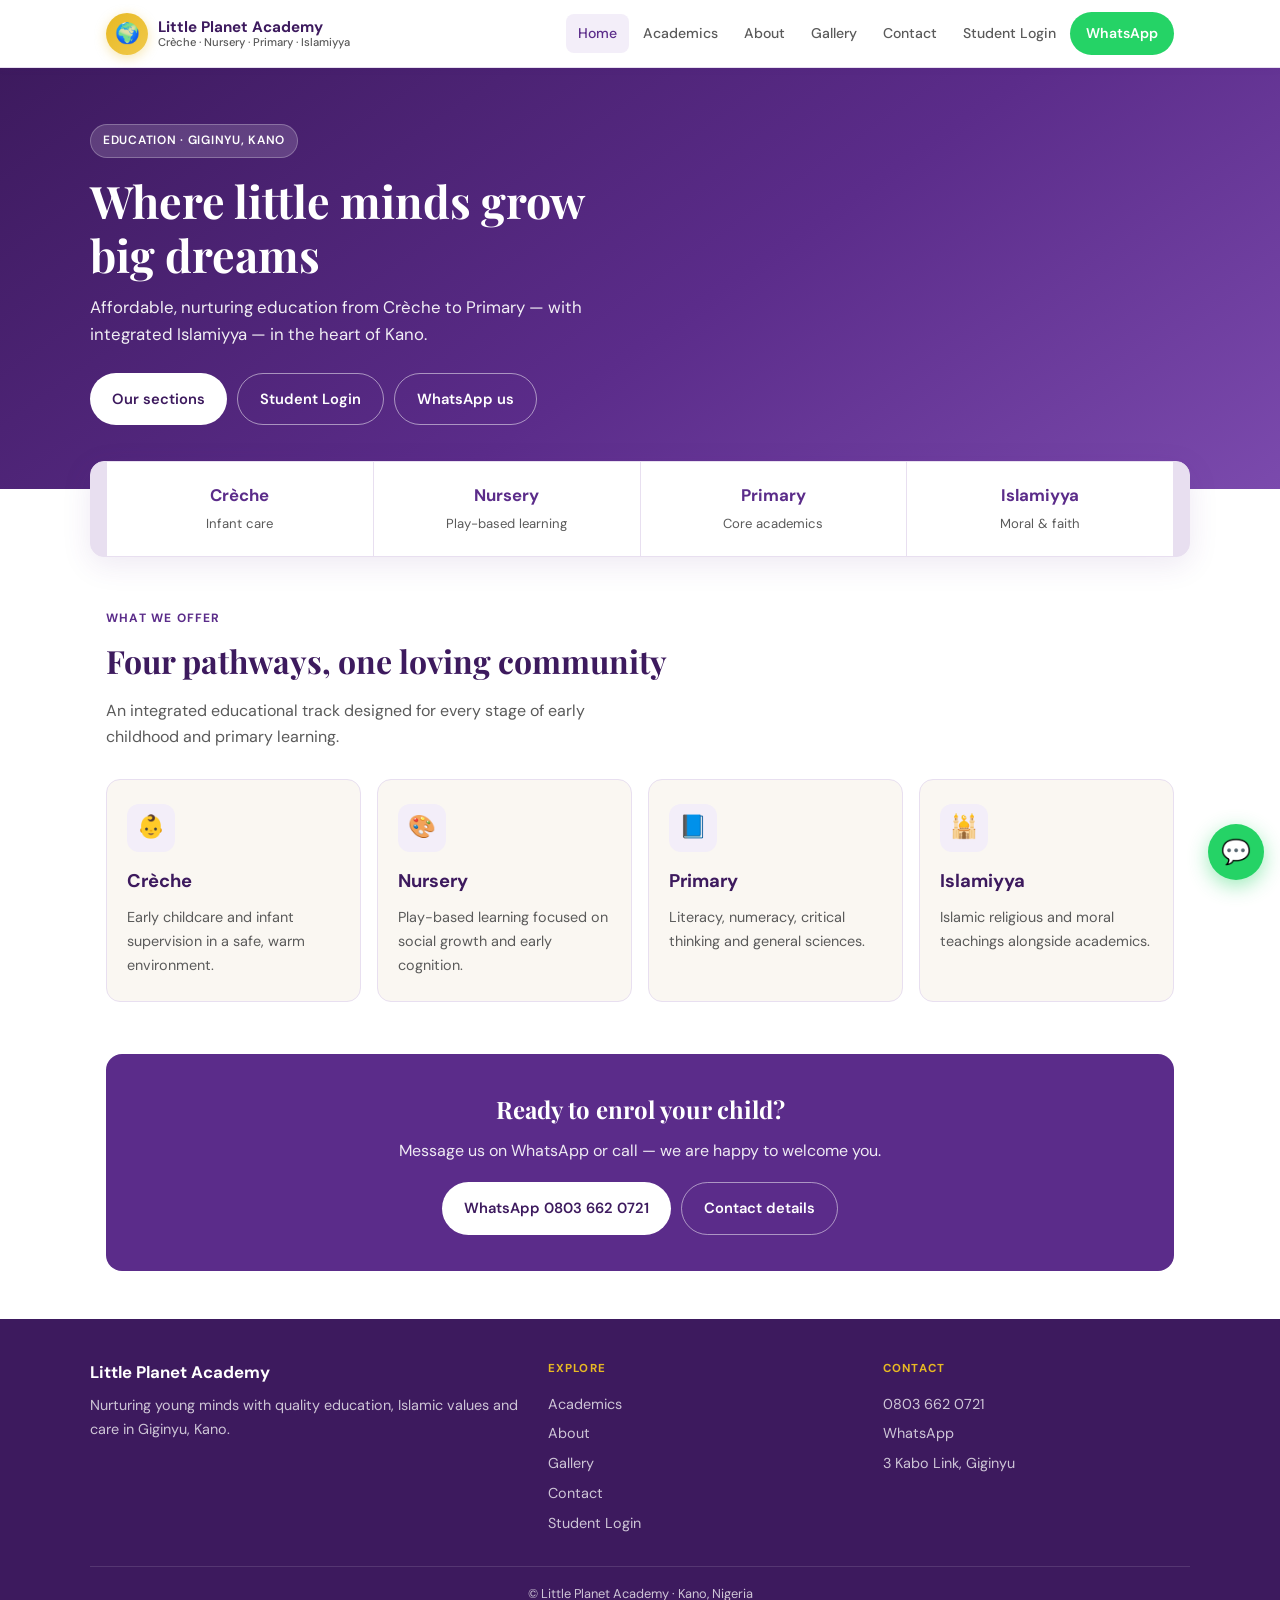
<file: index.html>
<!DOCTYPE html>
<html lang="en">
<head>
  <meta charset="UTF-8">
  <meta name="viewport" content="width=device-width, initial-scale=1.0">
  <title>Little Planet Academy | Crèche, Nursery, Primary &amp; Islamiyya — Kano</title>
  <meta name="description" content="Little Planet Academy — affordable quality education in Giginyu, Kano. Crèche, Nursery, Primary and Islamiyya sections. Call 0803 662 0721">
  <link rel="stylesheet" href="styles.css">
</head>
<body>
<header class="header">
  <div class="nav">
    <a href="index.html" class="logo">
      <div class="logo-mark">🌍</div>
      <div class="logo-text">Little Planet Academy<span>Crèche · Nursery · Primary · Islamiyya</span></div>
    </a>
    <nav class="nav-links">
      <a href="index.html" class="active">Home</a>
      <a href="academics.html">Academics</a>
      <a href="about.html">About</a>
      <a href="gallery.html">Gallery</a>
      <a href="contact.html">Contact</a>
    <a href="login.html">Student Login</a>
      <a class="nav-cta" href="https://wa.me/2348036620721?text=Hello%20Little%20Planet%20Academy" target="_blank" rel="noopener">WhatsApp</a>
    </nav>
    <button class="hamburger" id="menuBtn" type="button" aria-label="Menu"><span></span><span></span><span></span></button>
  </div>
  <div class="mobile-menu" id="mobileMenu">
    <a href="index.html">Home</a>
    <a href="academics.html">Academics</a>
    <a href="about.html">About</a>
    <a href="gallery.html">Gallery</a>
    <a href="contact.html">Contact</a>
    <a href="login.html">Student Login</a>
    <a href="https://wa.me/2348036620721?text=Hello%20Little%20Planet%20Academy" target="_blank" rel="noopener">WhatsApp</a>
  </div>
</header>

<section class="hero">
  <div class="hero-inner">
    <div class="badge">Education · Giginyu, Kano</div>
    <h1>Where little minds grow big dreams</h1>
    <p class="lead">Affordable, nurturing education from Crèche to Primary — with integrated Islamiyya — in the heart of Kano.</p>
    <div class="hero-actions">
      <a class="btn btn-white" href="academics.html">Our sections</a>
      <a class="btn btn-outline" href="login.html">Student Login</a>
      <a class="btn btn-outline" href="https://wa.me/2348036620721?text=Hello%20Little%20Planet%20Academy%2C%20I%20want%20to%20enquire" target="_blank" rel="noopener">WhatsApp us</a>
    </div>
  </div>
</section>

<div class="stats">
  <div class="stat"><strong>Crèche</strong><span>Infant care</span></div>
  <div class="stat"><strong>Nursery</strong><span>Play-based learning</span></div>
  <div class="stat"><strong>Primary</strong><span>Core academics</span></div>
  <div class="stat"><strong>Islamiyya</strong><span>Moral &amp; faith</span></div>
</div>

<section class="section">
  <div class="section-label">What we offer</div>
  <h2>Four pathways, one loving community</h2>
  <p class="sub">An integrated educational track designed for every stage of early childhood and primary learning.</p>
  <div class="svc-grid">
    <div class="svc-card">
      <div class="ico">👶</div>
      <h3>Crèche</h3>
      <p>Early childcare and infant supervision in a safe, warm environment.</p>
    </div>
    <div class="svc-card">
      <div class="ico">🎨</div>
      <h3>Nursery</h3>
      <p>Play-based learning focused on social growth and early cognition.</p>
    </div>
    <div class="svc-card">
      <div class="ico">📘</div>
      <h3>Primary</h3>
      <p>Literacy, numeracy, critical thinking and general sciences.</p>
    </div>
    <div class="svc-card">
      <div class="ico">🕌</div>
      <h3>Islamiyya</h3>
      <p>Islamic religious and moral teachings alongside academics.</p>
    </div>
  </div>
</section>

<div class="cta-band">
  <div class="cta-inner">
    <h2>Ready to enrol your child?</h2>
    <p>Message us on WhatsApp or call — we are happy to welcome you.</p>
    <div class="btns">
      <a class="btn btn-white" href="https://wa.me/2348036620721?text=Hello%20Little%20Planet%20Academy%2C%20I%20want%20to%20enquire%20about%20admission" target="_blank" rel="noopener">WhatsApp 0803 662 0721</a>
      <a class="btn btn-outline" href="contact.html">Contact details</a>
    </div>
  </div>
</div>

<footer class="footer">
  <div class="footer-inner">
    <div>
      <strong>Little Planet Academy</strong>
      <p>Nurturing young minds with quality education, Islamic values and care in Giginyu, Kano.</p>
    </div>
    <div>
      <h4>Explore</h4>
      <a href="academics.html">Academics</a>
      <a href="about.html">About</a>
      <a href="gallery.html">Gallery</a>
      <a href="contact.html">Contact</a>
    <a href="login.html">Student Login</a>
    </div>
    <div>
      <h4>Contact</h4>
      <a href="tel:+2348036620721">0803 662 0721</a>
      <a href="https://wa.me/2348036620721" target="_blank" rel="noopener">WhatsApp</a>
      <a href="contact.html">3 Kabo Link, Giginyu</a>
    </div>
  </div>
  <div class="footer-bottom">© Little Planet Academy · Kano, Nigeria</div>
</footer>

<a class="wa-float" href="https://wa.me/2348036620721?text=Hello%20Little%20Planet%20Academy" target="_blank" rel="noopener" aria-label="WhatsApp">💬</a>
<script src="script.js"></script>
</body>
</html>
</file>
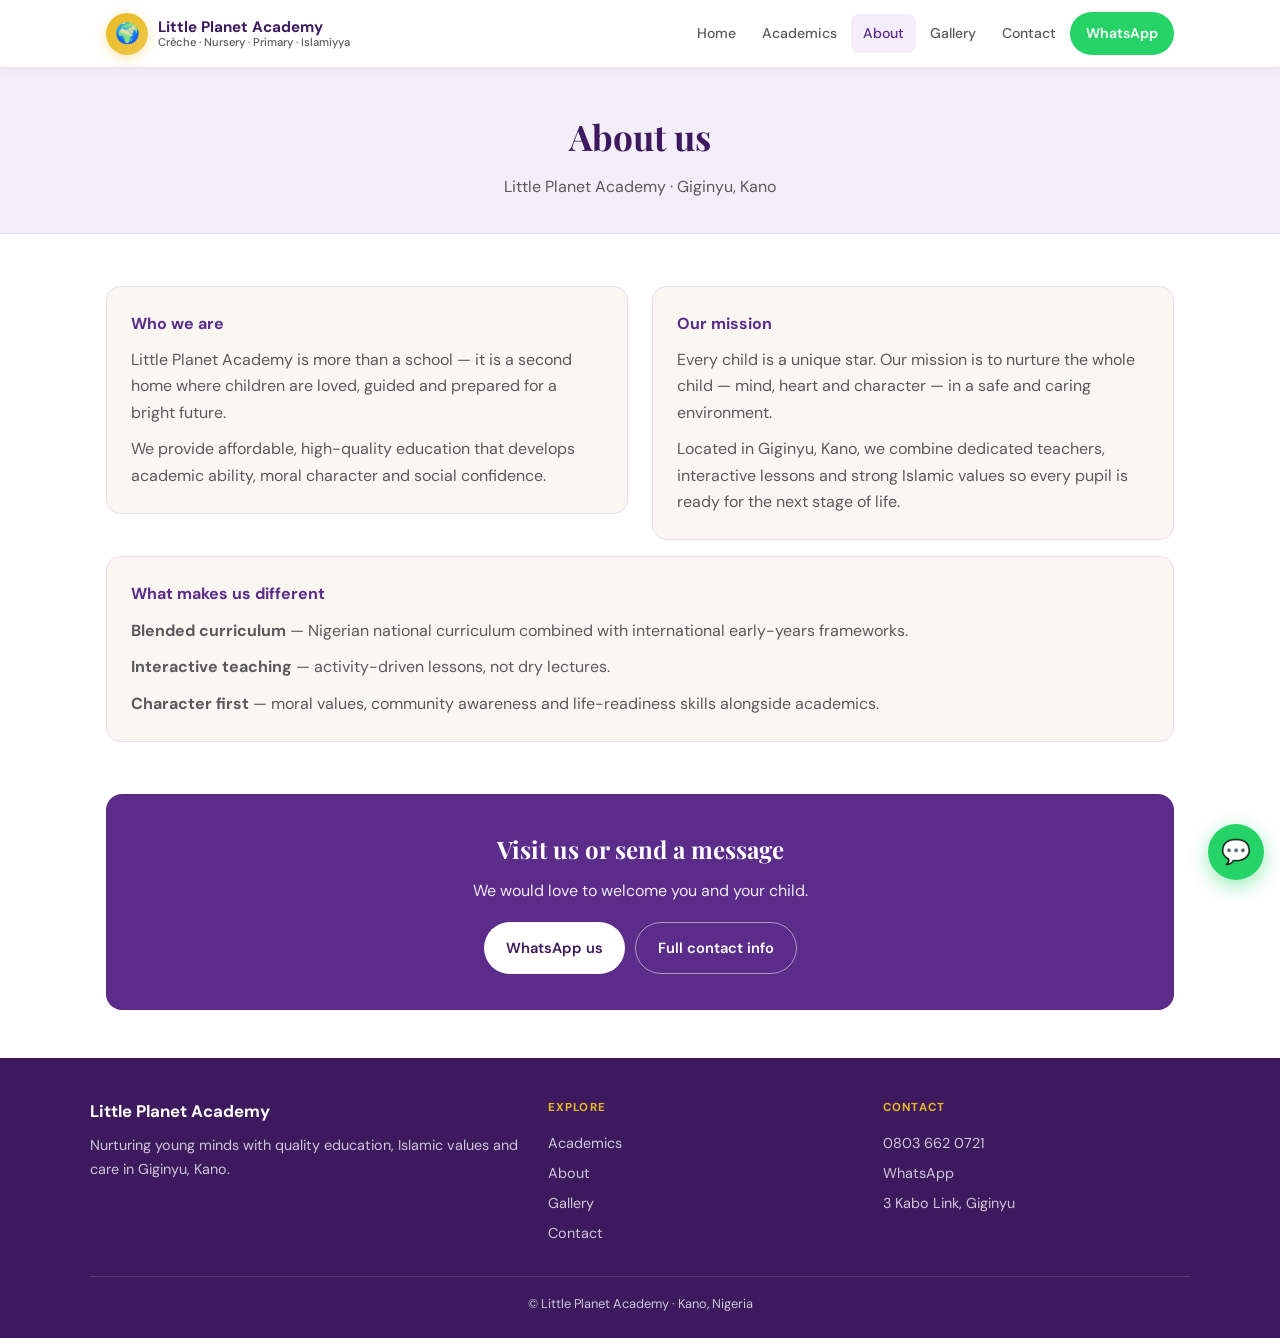
<file: about.html>
<!DOCTYPE html>
<html lang="en">
<head>
  <meta charset="UTF-8">
  <meta name="viewport" content="width=device-width, initial-scale=1.0">
  <title>About — Little Planet Academy</title>
  <link rel="stylesheet" href="styles.css">
</head>
<body>
<header class="header">
  <div class="nav">
    <a href="index.html" class="logo">
      <div class="logo-mark">🌍</div>
      <div class="logo-text">Little Planet Academy<span>Crèche · Nursery · Primary · Islamiyya</span></div>
    </a>
    <nav class="nav-links">
      <a href="index.html">Home</a>
      <a href="academics.html">Academics</a>
      <a href="about.html" class="active">About</a>
      <a href="gallery.html">Gallery</a>
      <a href="contact.html">Contact</a>
      <a class="nav-cta" href="https://wa.me/2348036620721?text=Hello%20Little%20Planet%20Academy" target="_blank" rel="noopener">WhatsApp</a>
    </nav>
    <button class="hamburger" id="menuBtn" type="button" aria-label="Menu"><span></span><span></span><span></span></button>
  </div>
  <div class="mobile-menu" id="mobileMenu">
    <a href="index.html">Home</a>
    <a href="academics.html">Academics</a>
    <a href="about.html">About</a>
    <a href="gallery.html">Gallery</a>
    <a href="contact.html">Contact</a>
    <a href="https://wa.me/2348036620721?text=Hello%20Little%20Planet%20Academy" target="_blank" rel="noopener">WhatsApp</a>
  </div>
</header>

<div class="page-hero">
  <h1>About us</h1>
  <p>Little Planet Academy · Giginyu, Kano</p>
</div>

<section class="section">
  <div class="about-grid">
    <div class="about-box">
      <h3>Who we are</h3>
      <p>Little Planet Academy is more than a school — it is a second home where children are loved, guided and prepared for a bright future.</p>
      <p>We provide affordable, high-quality education that develops academic ability, moral character and social confidence.</p>
    </div>
    <div class="about-box">
      <h3>Our mission</h3>
      <p>Every child is a unique star. Our mission is to nurture the whole child — mind, heart and character — in a safe and caring environment.</p>
      <p>Located in Giginyu, Kano, we combine dedicated teachers, interactive lessons and strong Islamic values so every pupil is ready for the next stage of life.</p>
    </div>
  </div>
  <div class="about-box" style="margin-top:16px;">
    <h3>What makes us different</h3>
    <p><strong>Blended curriculum</strong> — Nigerian national curriculum combined with international early-years frameworks.</p>
    <p><strong>Interactive teaching</strong> — activity-driven lessons, not dry lectures.</p>
    <p><strong>Character first</strong> — moral values, community awareness and life-readiness skills alongside academics.</p>
  </div>
</section>

<div class="cta-band">
  <div class="cta-inner">
    <h2>Visit us or send a message</h2>
    <p>We would love to welcome you and your child.</p>
    <div class="btns">
      <a class="btn btn-white" href="https://wa.me/2348036620721?text=Hello%20Little%20Planet%20Academy" target="_blank" rel="noopener">WhatsApp us</a>
      <a class="btn btn-outline" href="contact.html">Full contact info</a>
    </div>
  </div>
</div>

<footer class="footer">
  <div class="footer-inner">
    <div>
      <strong>Little Planet Academy</strong>
      <p>Nurturing young minds with quality education, Islamic values and care in Giginyu, Kano.</p>
    </div>
    <div>
      <h4>Explore</h4>
      <a href="academics.html">Academics</a>
      <a href="about.html">About</a>
      <a href="gallery.html">Gallery</a>
      <a href="contact.html">Contact</a>
    </div>
    <div>
      <h4>Contact</h4>
      <a href="tel:+2348036620721">0803 662 0721</a>
      <a href="https://wa.me/2348036620721" target="_blank" rel="noopener">WhatsApp</a>
      <a href="contact.html">3 Kabo Link, Giginyu</a>
    </div>
  </div>
  <div class="footer-bottom">© Little Planet Academy · Kano, Nigeria</div>
</footer>

<a class="wa-float" href="https://wa.me/2348036620721?text=Hello%20Little%20Planet%20Academy" target="_blank" rel="noopener" aria-label="WhatsApp">💬</a>
<script src="script.js"></script>
</body>
</html>
</file>
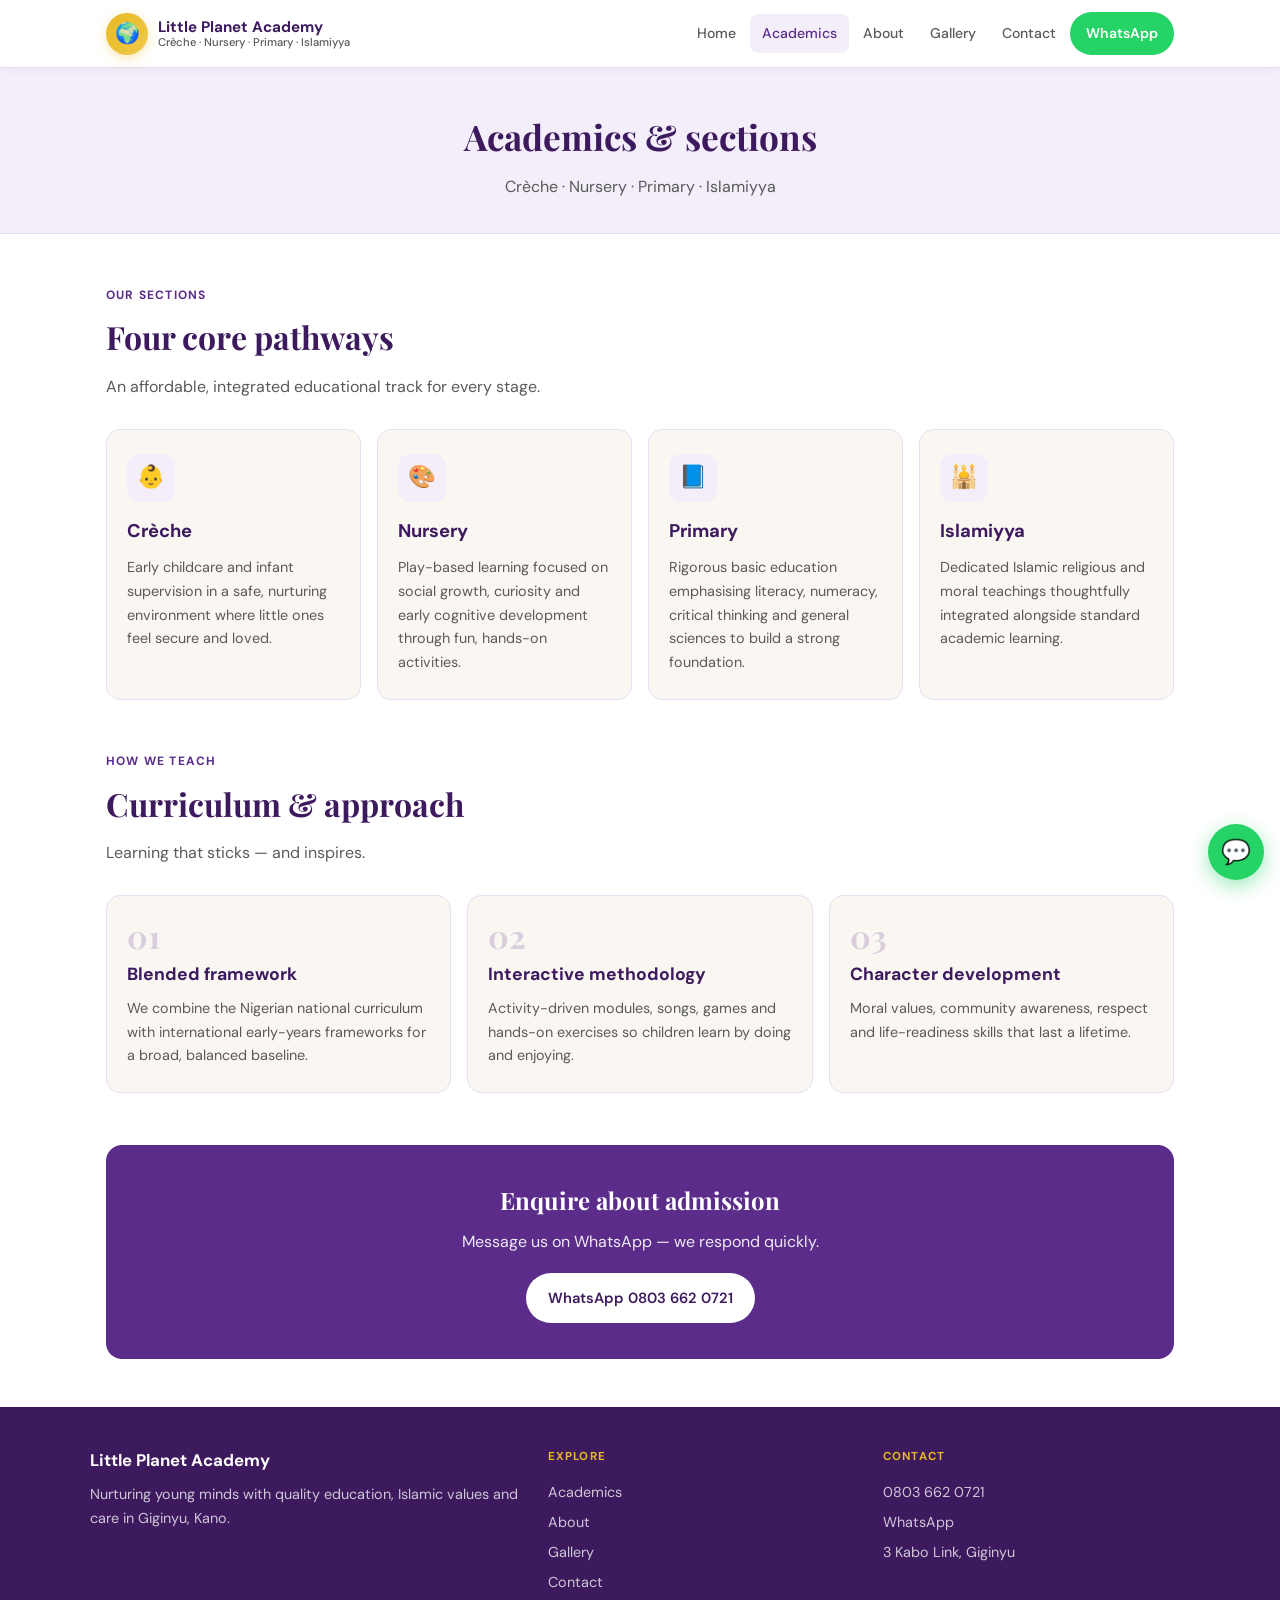
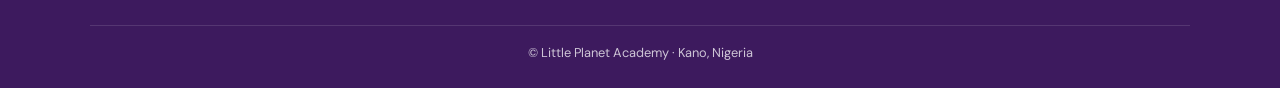
<file: academics.html>
<!DOCTYPE html>
<html lang="en">
<head>
  <meta charset="UTF-8">
  <meta name="viewport" content="width=device-width, initial-scale=1.0">
  <title>Academics — Little Planet Academy</title>
  <link rel="stylesheet" href="styles.css">
</head>
<body>
<header class="header">
  <div class="nav">
    <a href="index.html" class="logo">
      <div class="logo-mark">🌍</div>
      <div class="logo-text">Little Planet Academy<span>Crèche · Nursery · Primary · Islamiyya</span></div>
    </a>
    <nav class="nav-links">
      <a href="index.html">Home</a>
      <a href="academics.html" class="active">Academics</a>
      <a href="about.html">About</a>
      <a href="gallery.html">Gallery</a>
      <a href="contact.html">Contact</a>
      <a class="nav-cta" href="https://wa.me/2348036620721?text=Hello%20Little%20Planet%20Academy" target="_blank" rel="noopener">WhatsApp</a>
    </nav>
    <button class="hamburger" id="menuBtn" type="button" aria-label="Menu"><span></span><span></span><span></span></button>
  </div>
  <div class="mobile-menu" id="mobileMenu">
    <a href="index.html">Home</a>
    <a href="academics.html">Academics</a>
    <a href="about.html">About</a>
    <a href="gallery.html">Gallery</a>
    <a href="contact.html">Contact</a>
    <a href="https://wa.me/2348036620721?text=Hello%20Little%20Planet%20Academy" target="_blank" rel="noopener">WhatsApp</a>
  </div>
</header>

<div class="page-hero">
  <h1>Academics &amp; sections</h1>
  <p>Crèche · Nursery · Primary · Islamiyya</p>
</div>

<section class="section">
  <div class="section-label">Our sections</div>
  <h2>Four core pathways</h2>
  <p class="sub">An affordable, integrated educational track for every stage.</p>
  <div class="svc-grid">
    <div class="svc-card">
      <div class="ico">👶</div>
      <h3>Crèche</h3>
      <p>Early childcare and infant supervision in a safe, nurturing environment where little ones feel secure and loved.</p>
    </div>
    <div class="svc-card">
      <div class="ico">🎨</div>
      <h3>Nursery</h3>
      <p>Play-based learning focused on social growth, curiosity and early cognitive development through fun, hands-on activities.</p>
    </div>
    <div class="svc-card">
      <div class="ico">📘</div>
      <h3>Primary</h3>
      <p>Rigorous basic education emphasising literacy, numeracy, critical thinking and general sciences to build a strong foundation.</p>
    </div>
    <div class="svc-card">
      <div class="ico">🕌</div>
      <h3>Islamiyya</h3>
      <p>Dedicated Islamic religious and moral teachings thoughtfully integrated alongside standard academic learning.</p>
    </div>
  </div>
</section>

<section class="section" style="padding-top:0;">
  <div class="section-label">How we teach</div>
  <h2>Curriculum &amp; approach</h2>
  <p class="sub">Learning that sticks — and inspires.</p>
  <div class="curr-grid">
    <div class="curr-card">
      <div class="num">01</div>
      <h3>Blended framework</h3>
      <p>We combine the Nigerian national curriculum with international early-years frameworks for a broad, balanced baseline.</p>
    </div>
    <div class="curr-card">
      <div class="num">02</div>
      <h3>Interactive methodology</h3>
      <p>Activity-driven modules, songs, games and hands-on exercises so children learn by doing and enjoying.</p>
    </div>
    <div class="curr-card">
      <div class="num">03</div>
      <h3>Character development</h3>
      <p>Moral values, community awareness, respect and life-readiness skills that last a lifetime.</p>
    </div>
  </div>
</section>

<div class="cta-band">
  <div class="cta-inner">
    <h2>Enquire about admission</h2>
    <p>Message us on WhatsApp — we respond quickly.</p>
    <div class="btns">
      <a class="btn btn-white" href="https://wa.me/2348036620721?text=Hello%20Little%20Planet%20Academy%2C%20I%20want%20to%20enquire%20about%20admission" target="_blank" rel="noopener">WhatsApp 0803 662 0721</a>
    </div>
  </div>
</div>

<footer class="footer">
  <div class="footer-inner">
    <div>
      <strong>Little Planet Academy</strong>
      <p>Nurturing young minds with quality education, Islamic values and care in Giginyu, Kano.</p>
    </div>
    <div>
      <h4>Explore</h4>
      <a href="academics.html">Academics</a>
      <a href="about.html">About</a>
      <a href="gallery.html">Gallery</a>
      <a href="contact.html">Contact</a>
    </div>
    <div>
      <h4>Contact</h4>
      <a href="tel:+2348036620721">0803 662 0721</a>
      <a href="https://wa.me/2348036620721" target="_blank" rel="noopener">WhatsApp</a>
      <a href="contact.html">3 Kabo Link, Giginyu</a>
    </div>
  </div>
  <div class="footer-bottom">© Little Planet Academy · Kano, Nigeria</div>
</footer>

<a class="wa-float" href="https://wa.me/2348036620721?text=Hello%20Little%20Planet%20Academy" target="_blank" rel="noopener" aria-label="WhatsApp">💬</a>
<script src="script.js"></script>
</body>
</html>
</file>
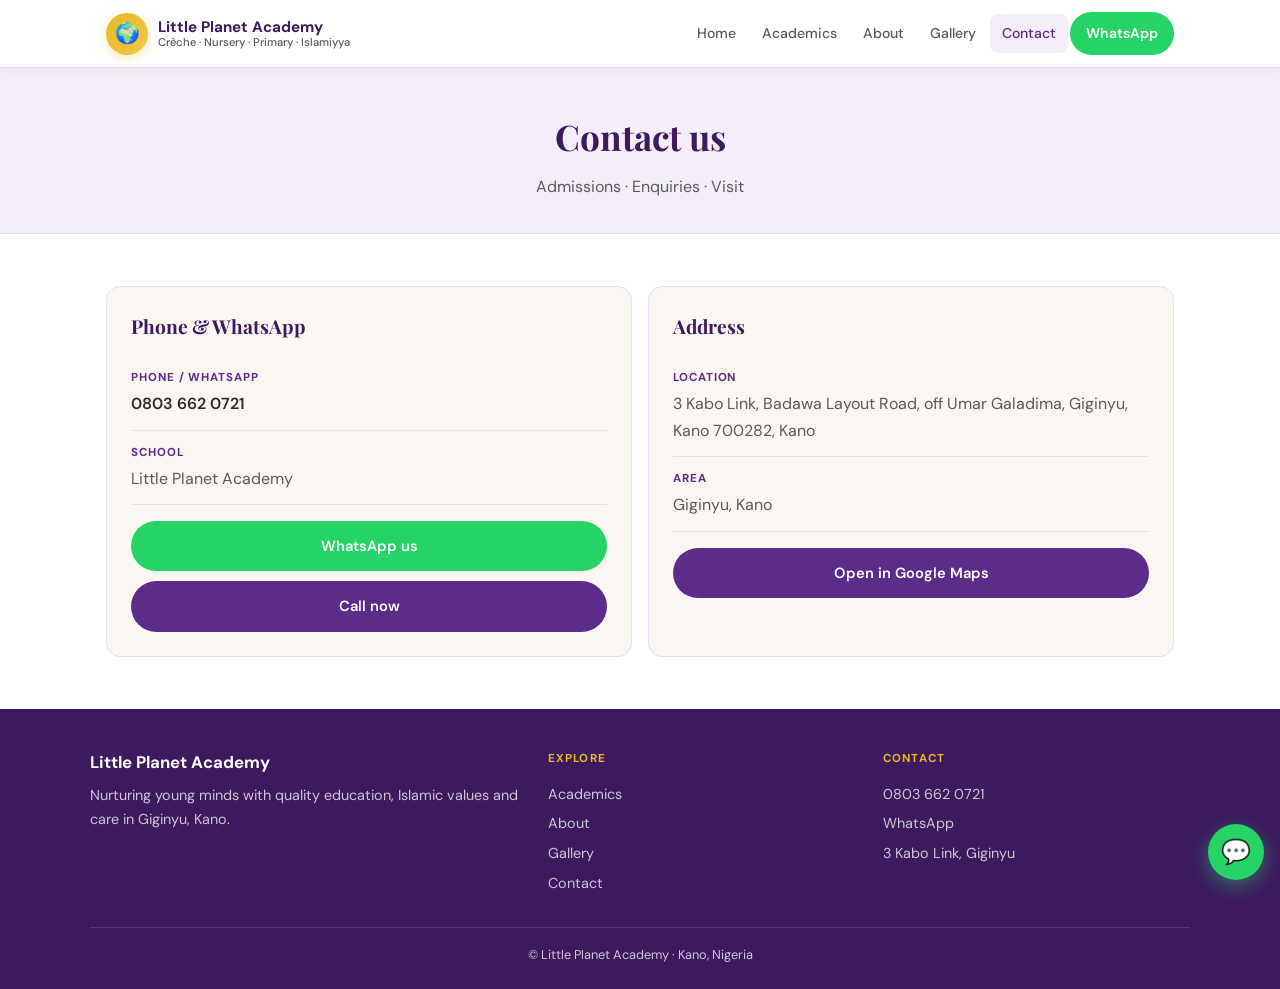
<file: contact.html>
<!DOCTYPE html>
<html lang="en">
<head>
  <meta charset="UTF-8">
  <meta name="viewport" content="width=device-width, initial-scale=1.0">
  <title>Contact — Little Planet Academy</title>
  <link rel="stylesheet" href="styles.css">
</head>
<body>
<header class="header">
  <div class="nav">
    <a href="index.html" class="logo">
      <div class="logo-mark">🌍</div>
      <div class="logo-text">Little Planet Academy<span>Crèche · Nursery · Primary · Islamiyya</span></div>
    </a>
    <nav class="nav-links">
      <a href="index.html">Home</a>
      <a href="academics.html">Academics</a>
      <a href="about.html">About</a>
      <a href="gallery.html">Gallery</a>
      <a href="contact.html" class="active">Contact</a>
      <a class="nav-cta" href="https://wa.me/2348036620721?text=Hello%20Little%20Planet%20Academy" target="_blank" rel="noopener">WhatsApp</a>
    </nav>
    <button class="hamburger" id="menuBtn" type="button" aria-label="Menu"><span></span><span></span><span></span></button>
  </div>
  <div class="mobile-menu" id="mobileMenu">
    <a href="index.html">Home</a>
    <a href="academics.html">Academics</a>
    <a href="about.html">About</a>
    <a href="gallery.html">Gallery</a>
    <a href="contact.html">Contact</a>
    <a href="https://wa.me/2348036620721?text=Hello%20Little%20Planet%20Academy" target="_blank" rel="noopener">WhatsApp</a>
  </div>
</header>

<div class="page-hero">
  <h1>Contact us</h1>
  <p>Admissions · Enquiries · Visit</p>
</div>

<section class="section">
  <div class="contact-grid">
    <div class="contact-card">
      <h2>Phone &amp; WhatsApp</h2>
      <div class="info-row">
        <strong>Phone / WhatsApp</strong>
        <a href="tel:+2348036620721">0803 662 0721</a>
      </div>
      <div class="info-row">
        <strong>School</strong>
        <span>Little Planet Academy</span>
      </div>
      <div class="contact-actions">
        <a class="btn btn-wa" href="https://wa.me/2348036620721?text=Hello%20Little%20Planet%20Academy" target="_blank" rel="noopener">WhatsApp us</a>
        <a class="btn btn-purple" href="tel:+2348036620721">Call now</a>
      </div>
    </div>
    <div class="contact-card">
      <h2>Address</h2>
      <div class="info-row">
        <strong>Location</strong>
        <span>3 Kabo Link, Badawa Layout Road, off Umar Galadima, Giginyu, Kano 700282, Kano</span>
      </div>
      <div class="info-row">
        <strong>Area</strong>
        <span>Giginyu, Kano</span>
      </div>
      <div class="contact-actions">
        <a class="btn btn-purple" href="https://www.google.com/maps/search/?api=1&query=3+Kabo+Link+Badawa+Layout+Road+Giginyu+Kano" target="_blank" rel="noopener">Open in Google Maps</a>
      </div>
    </div>
  </div>
</section>

<footer class="footer">
  <div class="footer-inner">
    <div>
      <strong>Little Planet Academy</strong>
      <p>Nurturing young minds with quality education, Islamic values and care in Giginyu, Kano.</p>
    </div>
    <div>
      <h4>Explore</h4>
      <a href="academics.html">Academics</a>
      <a href="about.html">About</a>
      <a href="gallery.html">Gallery</a>
      <a href="contact.html">Contact</a>
    </div>
    <div>
      <h4>Contact</h4>
      <a href="tel:+2348036620721">0803 662 0721</a>
      <a href="https://wa.me/2348036620721" target="_blank" rel="noopener">WhatsApp</a>
      <a href="contact.html">3 Kabo Link, Giginyu</a>
    </div>
  </div>
  <div class="footer-bottom">© Little Planet Academy · Kano, Nigeria</div>
</footer>

<a class="wa-float" href="https://wa.me/2348036620721?text=Hello%20Little%20Planet%20Academy" target="_blank" rel="noopener" aria-label="WhatsApp">💬</a>
<script src="script.js"></script>
</body>
</html>
</file>
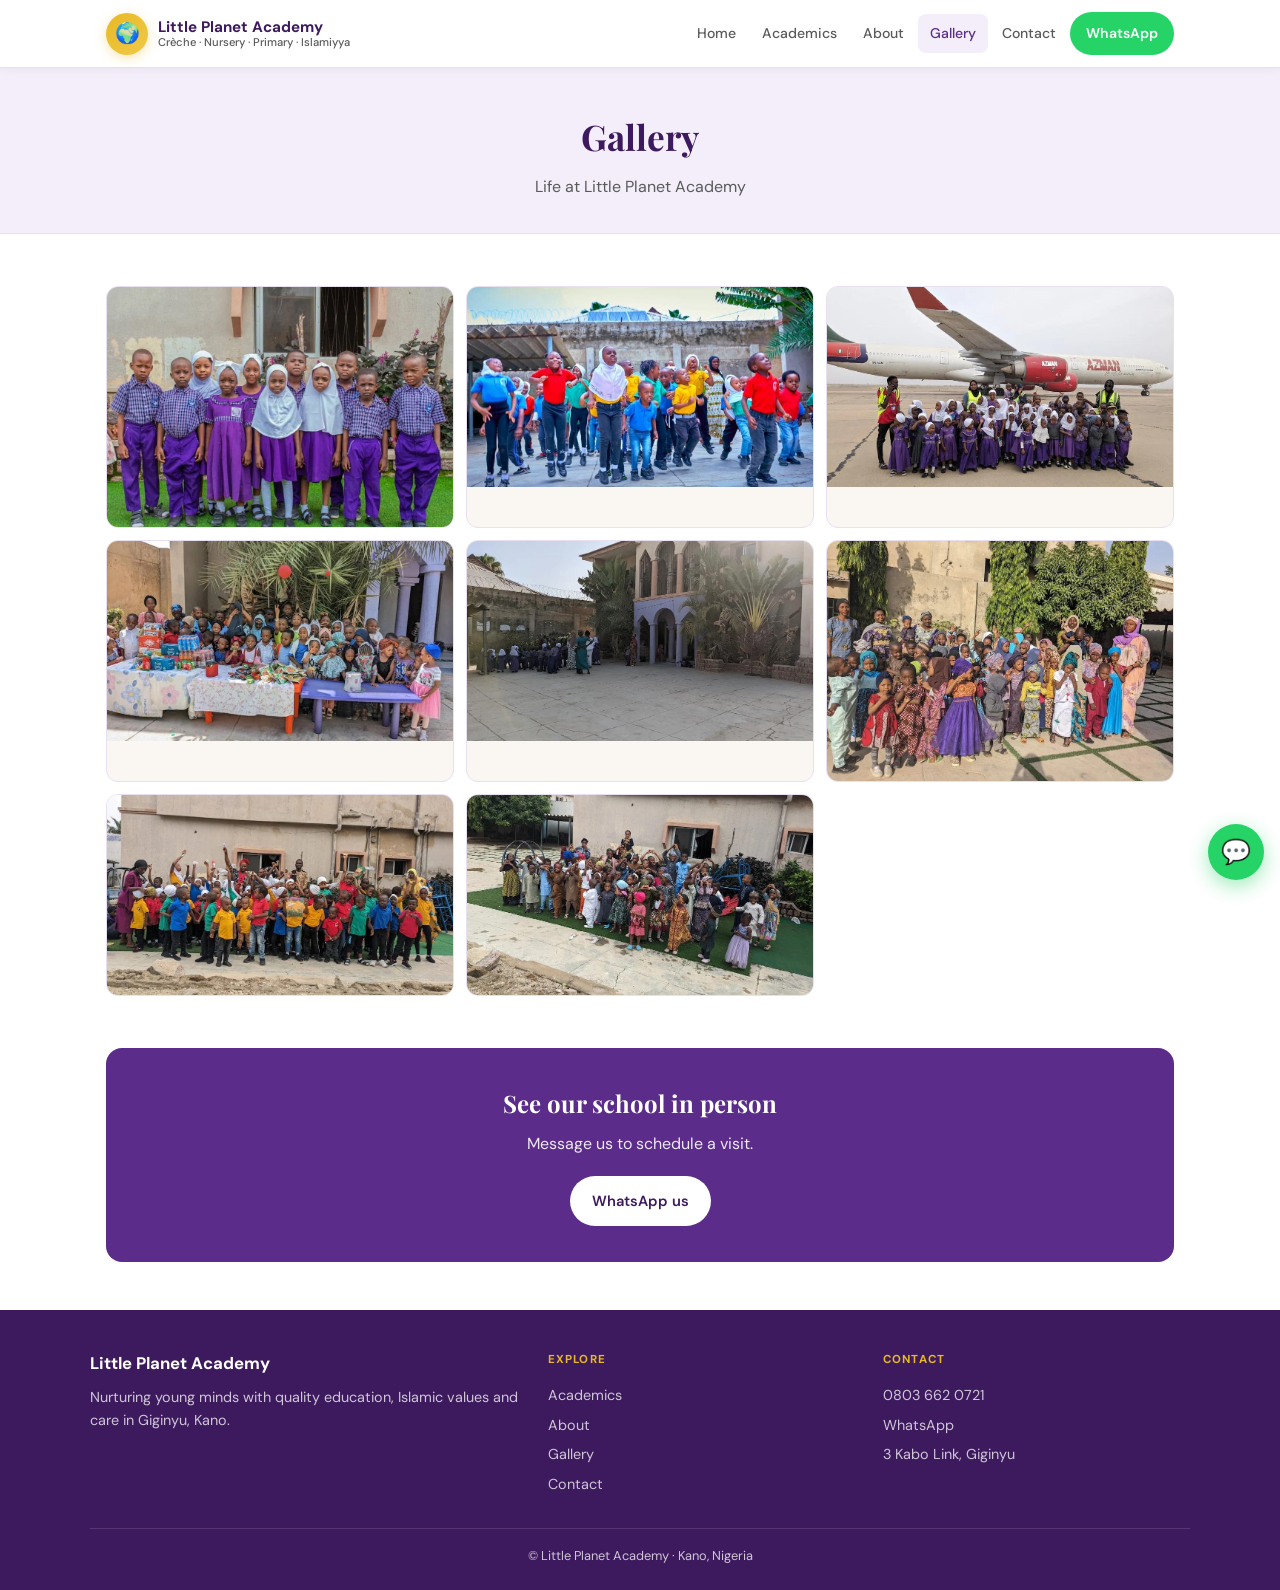
<file: gallery.html>
<!DOCTYPE html>
<html lang="en">
<head>
  <meta charset="UTF-8">
  <meta name="viewport" content="width=device-width, initial-scale=1.0">
  <title>Gallery — Little Planet Academy</title>
  <link rel="stylesheet" href="styles.css">
</head>
<body>
<header class="header">
  <div class="nav">
    <a href="index.html" class="logo">
      <div class="logo-mark">🌍</div>
      <div class="logo-text">Little Planet Academy<span>Crèche · Nursery · Primary · Islamiyya</span></div>
    </a>
    <nav class="nav-links">
      <a href="index.html">Home</a>
      <a href="academics.html">Academics</a>
      <a href="about.html">About</a>
      <a href="gallery.html" class="active">Gallery</a>
      <a href="contact.html">Contact</a>
      <a class="nav-cta" href="https://wa.me/2348036620721?text=Hello%20Little%20Planet%20Academy" target="_blank" rel="noopener">WhatsApp</a>
    </nav>
    <button class="hamburger" id="menuBtn" type="button" aria-label="Menu"><span></span><span></span><span></span></button>
  </div>
  <div class="mobile-menu" id="mobileMenu">
    <a href="index.html">Home</a>
    <a href="academics.html">Academics</a>
    <a href="about.html">About</a>
    <a href="gallery.html">Gallery</a>
    <a href="contact.html">Contact</a>
    <a href="https://wa.me/2348036620721?text=Hello%20Little%20Planet%20Academy" target="_blank" rel="noopener">WhatsApp</a>
  </div>
</header>

<div class="page-hero">
  <h1>Gallery</h1>
  <p>Life at Little Planet Academy</p>
</div>

<section class="section">
  <div class="gallery-grid">
    <div class="gallery-item">
      <img src="images/uniform-portrait.jpg" alt="Pupils in school uniform">
    </div>
    <div class="gallery-item">
      <img src="images/kids-jumping.jpg" alt="Children jumping with joy">
    </div>
    <div class="gallery-item">
      <img src="images/plane-visit.jpg" alt="Pupils visiting an aircraft">
    </div>
    <div class="gallery-item">
      <img src="images/party-celebration.jpg" alt="Celebration with cake and treats">
    </div>
    <div class="gallery-item">
      <img src="images/school-courtyard.jpg" alt="School courtyard and building">
    </div>
    <div class="gallery-item">
      <img src="images/colorful-group.jpg" alt="Children in colourful traditional attire">
    </div>
    <div class="gallery-item">
      <img src="images/outdoor-group.jpg" alt="Pupils celebrating outdoors">
    </div>
    <div class="gallery-item">
      <img src="images/heart-hands.jpg" alt="Children making heart gestures">
    </div>
  </div>
</section>

<div class="cta-band">
  <div class="cta-inner">
    <h2>See our school in person</h2>
    <p>Message us to schedule a visit.</p>
    <div class="btns">
      <a class="btn btn-white" href="https://wa.me/2348036620721?text=Hello%20Little%20Planet%20Academy%2C%20I%20would%20like%20to%20visit" target="_blank" rel="noopener">WhatsApp us</a>
    </div>
  </div>
</div>

<footer class="footer">
  <div class="footer-inner">
    <div>
      <strong>Little Planet Academy</strong>
      <p>Nurturing young minds with quality education, Islamic values and care in Giginyu, Kano.</p>
    </div>
    <div>
      <h4>Explore</h4>
      <a href="academics.html">Academics</a>
      <a href="about.html">About</a>
      <a href="gallery.html">Gallery</a>
      <a href="contact.html">Contact</a>
    </div>
    <div>
      <h4>Contact</h4>
      <a href="tel:+2348036620721">0803 662 0721</a>
      <a href="https://wa.me/2348036620721" target="_blank" rel="noopener">WhatsApp</a>
      <a href="contact.html">3 Kabo Link, Giginyu</a>
    </div>
  </div>
  <div class="footer-bottom">© Little Planet Academy · Kano, Nigeria</div>
</footer>

<a class="wa-float" href="https://wa.me/2348036620721?text=Hello%20Little%20Planet%20Academy" target="_blank" rel="noopener" aria-label="WhatsApp">💬</a>
<script src="script.js"></script>
</body>
</html>
</file>
<file: styles.css>
@import url('https://fonts.googleapis.com/css2?family=DM+Sans:wght@400;500;600;700&family=Playfair+Display:wght@600;700&display=swap');

:root {
  --purple: #5b2c8a;
  --purple-dark: #3d1a5e;
  --purple-mid: #7b4aad;
  --purple-soft: #f3eef9;
  --gold: #e8b923;
  --white: #ffffff;
  --off: #faf7f2;
  --text: #2c2c2c;
  --muted: #5a5a5a;
  --line: #e8dff0;
}

* { margin: 0; padding: 0; box-sizing: border-box; }
html { scroll-behavior: smooth; }
body { font-family: 'DM Sans', system-ui, sans-serif; color: var(--text); background: var(--white); line-height: 1.65; }
img { max-width: 100%; display: block; }
a { text-decoration: none; color: inherit; }

/* Header */
.header {
  position: sticky; top: 0; z-index: 100;
  background: var(--white);
  border-bottom: 1px solid var(--line);
  box-shadow: 0 1px 8px rgba(91,44,138,0.06);
}
.nav {
  max-width: 1100px; margin: 0 auto; padding: 12px 16px;
  display: flex; align-items: center; justify-content: space-between; gap: 12px;
}
.logo { display: flex; align-items: center; gap: 10px; }
.logo-mark {
  width: 42px; height: 42px; border-radius: 50%;
  background: linear-gradient(135deg, var(--gold), #f0c94a);
  color: var(--purple-dark);
  display: flex; align-items: center; justify-content: center;
  font-size: 1.25rem;
  box-shadow: 0 3px 12px rgba(232,185,35,0.35);
}
.logo-text { font-weight: 700; font-size: 0.95rem; color: var(--purple-dark); line-height: 1.2; }
.logo-text span { display: block; font-size: 0.7rem; font-weight: 500; color: var(--muted); }

.nav-links { display: flex; align-items: center; gap: 2px; }
.nav-links a {
  padding: 8px 12px; border-radius: 8px;
  font-size: 0.88rem; font-weight: 500; color: var(--muted);
}
.nav-links a:hover, .nav-links a.active { color: var(--purple); background: var(--purple-soft); }
.nav-cta {
  background: #25d366 !important; color: #fff !important;
  font-weight: 600 !important; padding: 10px 16px !important; border-radius: 999px !important;
}
.nav-cta:hover { background: #1da851 !important; }

.hamburger {
  display: none; width: 44px; height: 44px;
  border: 1px solid var(--line); border-radius: 10px;
  background: var(--off); cursor: pointer;
  flex-direction: column; align-items: center; justify-content: center; gap: 5px;
}
.hamburger span {
  display: block; width: 18px; height: 2px;
  background: var(--purple); border-radius: 2px; transition: 0.25s;
}
.hamburger.open span:nth-child(1) { transform: translateY(7px) rotate(45deg); }
.hamburger.open span:nth-child(2) { opacity: 0; }
.hamburger.open span:nth-child(3) { transform: translateY(-7px) rotate(-45deg); }
.mobile-menu {
  display: none !important; flex-direction: column;
  background: var(--white); border-top: 1px solid var(--line);
  padding: 8px 16px 14px;
}
.mobile-menu.open { display: flex !important; }
.mobile-menu a {
  padding: 14px 10px; font-weight: 500; color: var(--text);
  border-bottom: 1px solid var(--line);
}
.mobile-menu a:last-child { border: none; color: #25d366; font-weight: 600; }
@media (max-width: 860px) {
  .nav-links { display: none; }
  .hamburger { display: flex; }
}

/* Hero */
.hero {
  background: linear-gradient(145deg, var(--purple-dark) 0%, var(--purple) 55%, var(--purple-mid) 100%);
  color: #fff; padding: 56px 16px 64px;
}
.hero-inner { max-width: 1100px; margin: 0 auto; }
.badge {
  display: inline-block; font-size: 0.75rem; font-weight: 600;
  letter-spacing: 0.06em; text-transform: uppercase;
  background: rgba(255,255,255,0.15); border: 1px solid rgba(255,255,255,0.25);
  padding: 6px 12px; border-radius: 999px; margin-bottom: 16px;
}
.hero h1 {
  font-family: 'Playfair Display', Georgia, serif;
  font-size: clamp(1.9rem, 5vw, 2.8rem); font-weight: 700;
  line-height: 1.2; max-width: 18ch; margin-bottom: 12px;
}
.hero .lead { font-size: 1.05rem; opacity: 0.92; max-width: 42ch; margin-bottom: 24px; }
.hero-actions { display: flex; flex-wrap: wrap; gap: 10px; }

.btn {
  display: inline-flex; align-items: center; justify-content: center; gap: 8px;
  padding: 13px 22px; border-radius: 999px;
  font-size: 0.92rem; font-weight: 600; border: none; cursor: pointer;
  font-family: inherit; transition: 0.2s;
}
.btn-white { background: #fff; color: var(--purple-dark); }
.btn-white:hover { background: var(--purple-soft); }
.btn-outline {
  background: transparent; color: #fff;
  border: 1.5px solid rgba(255,255,255,0.5);
}
.btn-outline:hover { background: rgba(255,255,255,0.1); border-color: #fff; }
.btn-purple { background: var(--purple); color: #fff; }
.btn-purple:hover { background: var(--purple-dark); }
.btn-wa { background: #25d366; color: #fff; }
.btn-wa:hover { background: #1da851; }

/* Stats */
.stats {
  max-width: 1100px; margin: -28px auto 0; padding: 0 16px;
  position: relative; z-index: 5;
  display: grid; gap: 1px; background: var(--line);
  border-radius: 14px; overflow: hidden;
  border: 1px solid var(--line);
  box-shadow: 0 8px 30px rgba(91,44,138,0.1);
}
@media (min-width: 600px) { .stats { grid-template-columns: repeat(4, 1fr); } }
.stat { background: var(--white); padding: 20px 16px; text-align: center; }
.stat strong { display: block; color: var(--purple); font-size: 1.05rem; font-weight: 700; }
.stat span { font-size: 0.82rem; color: var(--muted); }

/* Sections */
.section { max-width: 1100px; margin: 0 auto; padding: 52px 16px; }
.section-label {
  font-size: 0.75rem; font-weight: 700; letter-spacing: 0.1em;
  text-transform: uppercase; color: var(--purple); margin-bottom: 6px;
}
.section h2 {
  font-family: 'Playfair Display', Georgia, serif;
  font-size: clamp(1.5rem, 3.5vw, 2rem); color: var(--purple-dark);
  margin-bottom: 10px;
}
.section .sub { color: var(--muted); max-width: 48ch; margin-bottom: 28px; }

.svc-grid { display: grid; gap: 16px; }
@media (min-width: 700px) { .svc-grid { grid-template-columns: 1fr 1fr; } }
@media (min-width: 900px) { .svc-grid { grid-template-columns: 1fr 1fr 1fr 1fr; } }
.svc-card {
  background: var(--off); border: 1px solid var(--line);
  border-radius: 14px; padding: 24px 20px;
  transition: 0.2s;
}
.svc-card:hover { border-color: var(--purple); box-shadow: 0 6px 24px rgba(91,44,138,0.08); }
.svc-card .ico {
  width: 48px; height: 48px; border-radius: 12px;
  background: var(--purple-soft); color: var(--purple);
  display: flex; align-items: center; justify-content: center;
  font-size: 1.4rem; margin-bottom: 14px;
}
.svc-card h3 { font-size: 1.15rem; color: var(--purple-dark); margin-bottom: 10px; }
.svc-card p { font-size: 0.9rem; color: var(--muted); }

/* Page hero */
.page-hero {
  background: var(--purple-soft); padding: 40px 16px 32px;
  border-bottom: 1px solid var(--line); text-align: center;
}
.page-hero h1 {
  font-family: 'Playfair Display', Georgia, serif;
  font-size: clamp(1.6rem, 4vw, 2.2rem); color: var(--purple-dark);
}
.page-hero p { color: var(--muted); margin-top: 8px; }

/* About */
.about-grid { display: grid; gap: 24px; }
@media (min-width: 800px) { .about-grid { grid-template-columns: 1fr 1fr; align-items: start; } }
.about-box {
  background: var(--off); border: 1px solid var(--line);
  border-radius: 14px; padding: 24px;
}
.about-box h3 { color: var(--purple); font-size: 1rem; margin-bottom: 10px; }
.about-box p { color: var(--muted); margin-bottom: 10px; }
.about-box p:last-child { margin-bottom: 0; }

/* Curriculum cards */
.curr-grid { display: grid; gap: 16px; }
@media (min-width: 700px) { .curr-grid { grid-template-columns: 1fr 1fr 1fr; } }
.curr-card {
  background: var(--off); border: 1px solid var(--line);
  border-radius: 14px; padding: 24px 20px;
}
.curr-card .num {
  font-family: 'Playfair Display', Georgia, serif;
  font-size: 2rem; font-weight: 700; color: rgba(91,44,138,0.2);
  line-height: 1; margin-bottom: 8px;
}
.curr-card h3 { color: var(--purple-dark); font-size: 1.1rem; margin-bottom: 8px; }
.curr-card p { font-size: 0.9rem; color: var(--muted); }

/* Gallery */
.gallery-grid {
  display: grid; gap: 12px;
  grid-template-columns: 1fr 1fr;
}
@media (min-width: 700px) { .gallery-grid { grid-template-columns: 1fr 1fr 1fr; } }
.gallery-item {
  border-radius: 12px; overflow: hidden;
  border: 1px solid var(--line);
  background: var(--off);
}
.gallery-item img {
  width: 100%; height: 200px; object-fit: cover;
}
@media (min-width: 700px) {
  .gallery-item:nth-child(1) img,
  .gallery-item:nth-child(6) img { height: 240px; }
}

/* Contact */
.contact-grid { display: grid; gap: 16px; }
@media (min-width: 700px) { .contact-grid { grid-template-columns: 1fr 1fr; } }
.contact-card {
  background: var(--off); border: 1px solid var(--line);
  border-radius: 14px; padding: 24px;
}
.contact-card h2 { color: var(--purple-dark); font-size: 1.2rem; margin-bottom: 14px; }
.info-row { padding: 12px 0; border-bottom: 1px solid var(--line); }
.info-row:last-of-type { border-bottom: none; }
.info-row strong {
  display: block; font-size: 0.72rem; letter-spacing: 0.08em;
  text-transform: uppercase; color: var(--purple); margin-bottom: 4px;
}
.info-row a { color: var(--text); font-weight: 600; }
.info-row span { color: var(--muted); }
.contact-actions { display: flex; flex-direction: column; gap: 10px; margin-top: 16px; }
.contact-actions .btn { width: 100%; }

/* CTA band */
.cta-band {
  max-width: 1100px; margin: 0 auto 48px; padding: 0 16px;
}
.cta-inner {
  background: var(--purple); color: #fff;
  border-radius: 16px; padding: 36px 24px; text-align: center;
}
.cta-inner h2 { font-family: 'Playfair Display', Georgia, serif; margin-bottom: 8px; }
.cta-inner p { opacity: 0.9; margin-bottom: 18px; }
.cta-inner .btns { display: flex; flex-wrap: wrap; gap: 10px; justify-content: center; }

/* Footer */
.footer {
  background: var(--purple-dark); color: rgba(255,255,255,0.75);
  padding: 40px 16px 24px;
}
.footer-inner { max-width: 1100px; margin: 0 auto; display: grid; gap: 28px; }
@media (min-width: 700px) { .footer-inner { grid-template-columns: 1.4fr 1fr 1fr; } }
.footer strong { color: #fff; font-size: 1.05rem; }
.footer p { margin-top: 8px; font-size: 0.9rem; }
.footer h4 {
  color: var(--gold); font-size: 0.72rem; letter-spacing: 0.1em;
  text-transform: uppercase; margin-bottom: 12px;
}
.footer a { display: block; padding: 3px 0; color: rgba(255,255,255,0.75); font-size: 0.9rem; }
.footer a:hover { color: #fff; }
.footer-bottom {
  max-width: 1100px; margin: 28px auto 0; padding-top: 16px;
  border-top: 1px solid rgba(255,255,255,0.12);
  text-align: center; font-size: 0.8rem;
}

/* Floating WhatsApp */
.wa-float {
  position: fixed; bottom: 20px; right: 16px; z-index: 90;
  width: 56px; height: 56px; border-radius: 50%;
  background: #25d366; color: #fff;
  display: flex; align-items: center; justify-content: center;
  font-size: 1.5rem;
  box-shadow: 0 6px 20px rgba(37,211,102,0.45);
  transition: transform 0.2s;
}
.wa-float:hover { transform: scale(1.08); }
</file>
